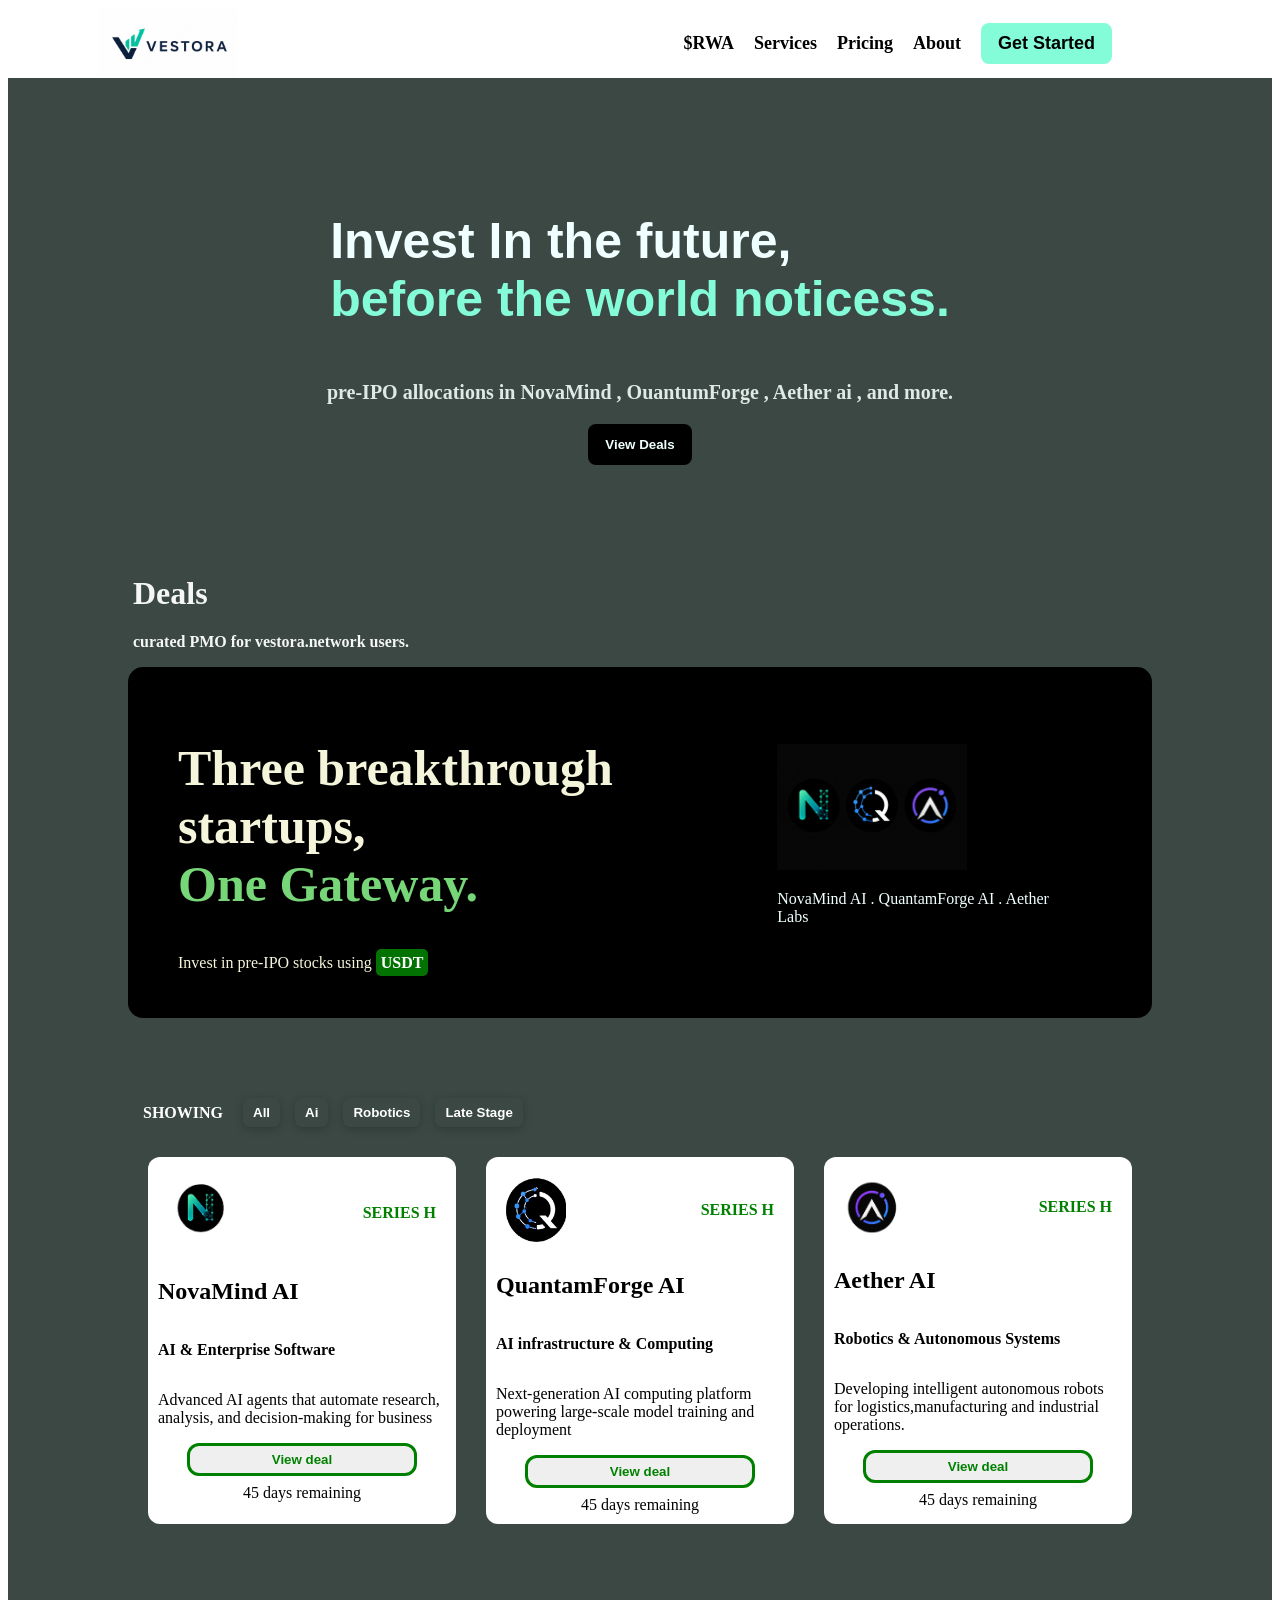
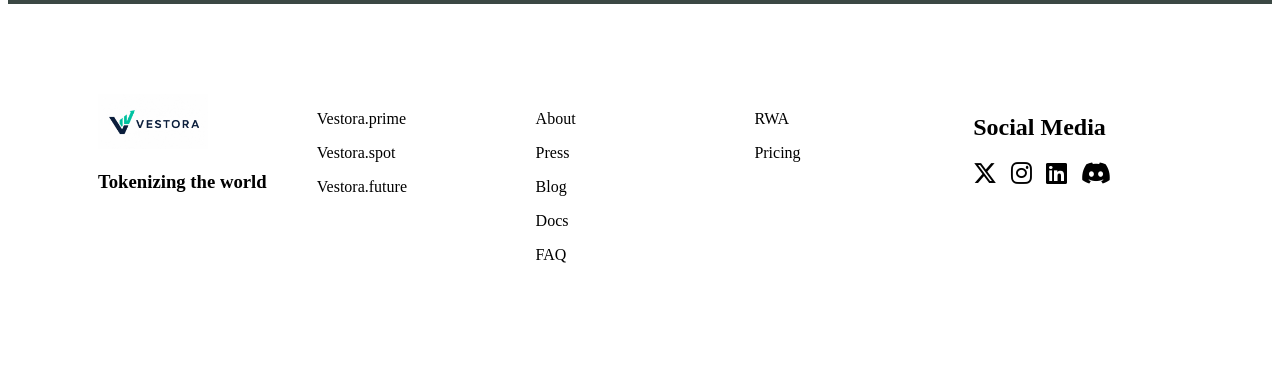
<file: index.html>
<!DOCTYPE html>
<html lang="en">
<head>
    <meta charset="UTF-8">
    <meta name="viewport" content="width=device-width, initial-scale=1.0">
    <title>Vestora.network</title>

    <link rel="stylesheet" href="https://cdnjs.cloudflare.com/ajax/libs/font-awesome/6.5.2/css/all.min.css">

    <link rel="stylesheet" href="style.css">
    <script src="app.js" defer></script>
</head>
<body>

    <!--NAVBAR-->
    <nav class="navbar">
        <div class="navLogo">
             <i class="fa-solid fa-bars"></i>
             
            <img src="images/vestoraRwa.jpeg" alt="logo">
        </div>

        <div class="navLinks">

            <a href="#">$RWA</a>
            <a href="#">Services</a>
            <a href="#">Pricing</a>
            <a href="#">About</a>

            <button id="getStarted">Get Started</button>
        </div>
    </nav>

    <!--MAIN-->

    <div class="mainPart">

       <div class="hero">

           <h1>Invest In the future,<br><span>before the world noticess.</span></h1>
           <p>pre-IPO allocations in NovaMind , OuantumForge , Aether ai , and more.</p>

           <button id="viewDeals">View Deals</button>
       </div>
       <!--deals banner and items-->
       <div class="dealsPart">

         <div class="dealsHeading">
            <h1>Deals</h1>
            <p>curated PMO for vestora.network users.</p>
         </div>

         <div class="dealsBanner"> <!--deals banner black-->

            <div class="dealsBannerHeading">
                <h2>Three breakthrough startups, <br><span class="oneGateway">One Gateway.</span></h2>

                <p>Invest in pre-IPO stocks using  <span class="usdt">USDT</span></p>
            </div>

            <div class="dealsBannerLogos">
                <img src="images/stocks.jpeg" alt="stocklogo">
                <p>NovaMind AI . QuantamForge AI . Aether Labs</p>
            </div>
         </div>

       </div>
         
       <!--Deals grid-->
       <div class="dealsGrid">
            

           <div class="dealsGrid-showing"> <!--1st part-->
              <span>SHOWING</span>

              <button class="showingCategory">All</button>
              <button  class="showingCategory">Ai</button>
              <button  class="showingCategory">Robotics</button>
              <button  class="showingCategory">Late Stage</button>
           </div>

           <div id="dealsGrid-showing-projects">

            <div class="projectCard"> <!--PROJECT 1-->

                <div class="projectCard-header">
                    <img src="images/project1.png" alt="">
                    <p>SERIES H</p>
                </div>

                <h2 class="projectName">NovaMind AI</h2>
                <P class="projectCardCategory">AI & Enterprise Software</P>
               
                <p>Advanced AI agents that automate research, analysis, and decision-making for business</p>

                <div class="projectCard-buttonAndSpan">
                          <button>View deal</button>

                          <span>45 days remaining</span>
                </div>
            </div>

            <div class="projectCard"> <!--PROJECT 2-->

                <div class="projectCard-header">
                    <img src="images/project2.jpeg" alt="">
                    <p>SERIES H</p>
                </div>

                <h2 class="projectName">QuantamForge AI</h2>
                <P class="projectCardCategory">AI infrastructure & Computing</P>
                <p>Next-generation AI computing platform powering large-scale model training and deployment</p>

                  <div class="projectCard-buttonAndSpan">
                          <button>View deal</button>

                          <span>45 days remaining</span>
                </div>

            </div>

            <div class="projectCard"> <!--PROJECT 3-->

                <div class="projectCard-header">
                    <img src="images/PRO3.png" alt="">
                    <p>SERIES H</p>
                </div>

                <h2 class="projectName">Aether AI</h2>
                <P class="projectCardCategory">Robotics & Autonomous Systems</P>
                <p>Developing intelligent autonomous robots for logistics,manufacturing and industrial operations.</p>

                  <div class="projectCard-buttonAndSpan">
                          <button>View deal</button>

                          <span>45 days remaining</span>
                </div>
            </div>      
  
       </div>
    </div>

    <div class="footer">

        <div class="footerParts">
            <img src="images/vestoraRwa.jpeg" alt="">
            <h3>Tokenizing the world<h3>
        </div>
       
       <div class="footerParts">
          <p>Vestora.prime</p>
          <p>Vestora.spot</p>
          <p>Vestora.future</p>
       </div>

       <div class="footerParts">
           <p>About</p>
           <p>Press</p>
           <p>Blog</p>
           <p>Docs</p>
           <p>FAQ</p>
       </div>

       <div class="footerParts">
          <p>RWA</p>
          <P>Pricing</P>
       </div>

       <div class="footerParts">
           <h2>Social Media</h2>
          <i class="fa-brands fa-x-twitter"></i>
          <i class="fa-brands fa-instagram"></i>
          <i class="fa-brands fa-linkedin"></i>
          <i class="fa-brands fa-discord"></i>
       </div>
    </div>

</body>
</html>
</file>
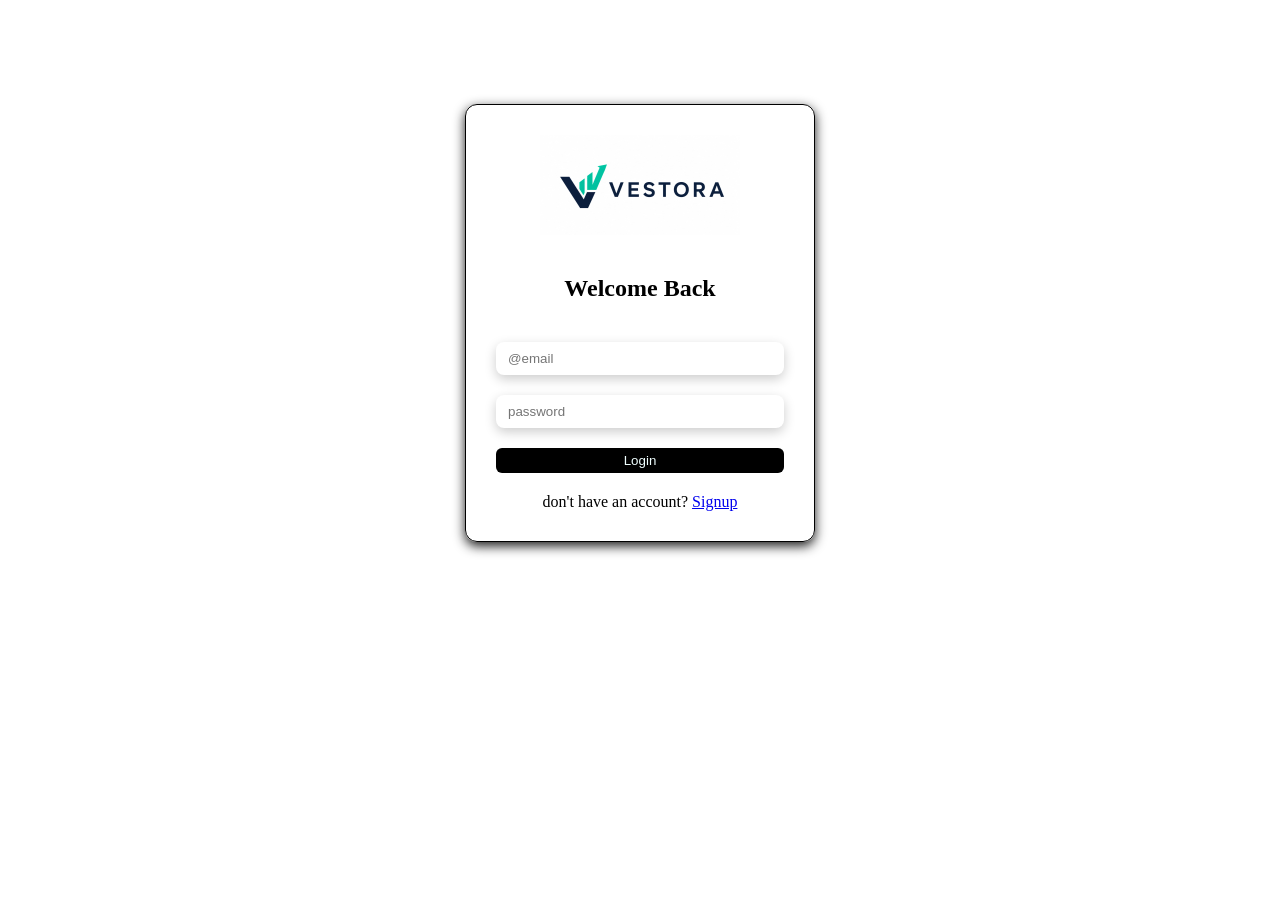
<file: login.html>
<!DOCTYPE html>
<html lang="en">
<head>
    <meta charset="UTF-8">
    <meta name="viewport" content="width=device-width, initial-scale=1.0">
    <title>vestora.login</title>
    <link rel="stylesheet" href="login.css">
</head>
<body>
    <div class="mainBox">
        <div class="loginBox">
             <img src="images/vestoraRwa.jpeg" alt="logo">
             <h2>Welcome Back</h2>

             <input type="email" placeholder="@email">
             <input type="password" placeholder="password">

             <button>Login</button>

             <span>don't have an account? <a href="#">Signup</a></span>
        </div>
    </div>
</body>
</html>
</file>
<file: style.css>
*{
    box-sizing: border-box;
}

.navbar{
    display: flex;
    align-items: center;
    justify-content: space-between;

    background-color: white;

    position: sticky;
    top: 0;
}

.navLogo{
    display: flex;
    align-items: center;
    justify-content: center;
    
    margin-left: 90px;
}

.fa-bars{
    display: none;
}

.navLogo img{
    width: 140px;
}

.navLinks{
    display: flex;
    align-items: center;
    justify-content: center;
    gap: 20px;

    margin-right: 160px;
}

.navLinks a {
    text-decoration: none;
    color: black;
    font-weight: 900;
    font-size: 18px;
}

/* button */
#getStarted{
    background-color: rgb(133, 252, 216);
    color: black;
    font-weight: bold;
    font-size: 18px;

    padding: 10px 17px;

    border-radius: 8px;
    border: none;
    
    transition: all 0.15s ease;
    cursor: pointer;
}

#getStarted:hover{
    background-color: black;
    color: white;

    transform:scale(0.97);
}

/*Main Part*/

.mainPart{
    background-color: rgb(59, 72, 68) ;

    width: 100%;

    display: flex;
    justify-content: center;
    flex-direction: column;
}

/* Hero */
.hero{
    margin-top: 90px;
    padding: 10px;

    display: flex;
    align-items: center;
    justify-content: center;
    flex-direction: column;
}

.hero h1{
    color: azure;
    font-size: 50px;
    font-family: Verdana, Geneva, Tahoma, sans-serif;
}
.hero h1 span{
    color:  rgb(133, 252, 216);
}

.hero p{
    font-weight: 900;
    font-size: 20px;
    color: rgb(223, 234, 231);
}

/*BUTTON */
#viewDeals{
    background-color: black;
    color: azure;
    font-weight: bold;

     padding: 13px 17px;

    border-radius: 8px;
    border: none;
}

/*Deals section */

.dealsHeading{
    margin-top: 100px;
    margin-left: 125px;

    color: rgb(245, 247, 246);
    font-weight: bold;
}


/* dealbanner */

.dealsBanner{
    background-color: black;
    padding: 30px;
    margin:10px 120px;

    border-radius: 15px;

    display: flex;
    align-items: center;
    justify-content: space-between;

    color: beige;
}

.dealsBannerHeading{
    margin-left: 20px;
}

.dealsBannerHeading h2{
font-size: 50px;
}

/*SPAN*/
.oneGateway{
    color: rgb(119, 214, 119);
}
.usdt{
    background-color: rgb(2, 114, 2);
    color: white;
    font-weight: 700;


    padding: 5px;
    border-radius: 5px;
}

.dealsBannerLogos{
    border-radius: 8px;

    padding: 10px;
    margin-right: 50px;

    color: azure;
}

.dealsBannerLogos img{
    width: 190px;
}

/* DEALS GRID PART */

.dealsGrid{
    margin:60px 120px;
}

.dealsGrid-showing{
  padding: 10px;
  display: flex;
  justify-content: start;
  align-items: center;

  gap: 15px;
}

.dealsGrid-showing span{
    border-radius: 7px;
    padding: 4px 5px;

    border: none;

    background-color: rgb(59, 72, 68);
    color: white;
    font-weight: bold;
}


.dealsGrid-showing button{
    border-radius: 7px;
    padding: 7px 10px;

    border: none;
    box-shadow: 0px 2px 10px rgba(0, 0, 0, 0.2);

    background-color: rgb(59, 72, 68);
    color: white;
    font-weight: bold;
}

#dealsGrid-showing-projects{
    display: grid;
    grid-template-columns: repeat(3, 1fr);
    gap: 30px;

    padding: 20px;
}

/*Project card styling */
.projectCard{
 background-color: white;
 border-radius: 12px;

 display: flex;
 align-items: start;
 justify-content: start;
 flex-direction: column;
 padding: 10px;
}

.projectCard-header{
    display: flex;
    justify-content: space-between;
    align-items: center;

    padding: 10px;
    width: 100%;
}


.projectCard-header img{
    width: 60px;
}

.projectCard-header p{
    color: green;
    font-weight: bold;
}

.projectName{
    font-weight: 900;
}

.projectCardCategory{
font-weight: bold;
}
.projectCard-buttonAndSpan{
    display: flex;
    flex-direction: column;
    align-items: center;

    width: 100%;
    gap: 8px;
}

.projectCard-buttonAndSpan button{
  border: 3px solid green;
  border-radius: 12px;
  width: 80%;

  padding: 6px;

  font-weight: 900;
  color: green;

  transition: all 0.3s ease;
  cursor: pointer;
}

.projectCard-buttonAndSpan button:hover{
    background-color: green;
    color: azure;

    transform: scale(0.97s);
}

/*Footer */

.footer{
    background-color: white;
    display: grid;
    grid-template-columns: repeat(5, 1fr);
    padding: 90px;
    gap: 10px;
}


.footerParts i{
    gap: 10px;
}
.footer img{
    width: 110px;
}

.fa-brands{
    font-size: 24px;
    margin-right: 10px;
    cursor: pointer;
}


/* moblie */

@media(max-width:768px){
    .navLogo{
        margin: 5px;
    }
    .navLinks{
        display: none;
    }
   .fa-bars{
    display: block;
    font-size: 24px;
    cursor: pointer;
   }
  .hero{
    margin-top: 10px;
    padding: 15px;
  }
  .hero h1{
    font-size: 2rem;
  }
  .hero p{
    font-size: 1 rem;
  }

  .dealsHeading{
    margin: 10px;
  }

  .dealsBanner{
    margin: 10px;
    background-color: black;
    padding: 10px;
   gap: 20px;
  }
  .dealsBannerHeading{
    margin: 1px;
  }
  .dealsBannerHeading h2{
    font-size: 15px;
  }
  .dealsBannerHeading p{
    font-size: 13px;
  }
  .usdt{
    font-size: 8px;
  }
  .dealsBannerLogos img{
    width: 80px;
  }
  .dealsBannerLogos{
    margin: 0;
    font-size: 8px;
  }

  .dealsGrid{
    margin: 0px;
  }

  #dealsGrid-showing-projects{
    grid-template-columns: 1fr;
  }

  /*footer*/
  .footer{
    grid-template-columns: 2fr;
    width: 100%;
  }
}
</file>
<file: login.css>
*{
    box-sizing: border-box;
}

.mainBox{
display: flex;
align-items: center;
justify-content: center;

height: 70vh;

}

img{
    width: 200px;
}

.loginBox{
    display: flex;
    align-items: center;
    justify-content: center;
    flex-direction: column;
    gap: 20px;

    border: 1px solid black;
    border-radius: 12px;
    box-shadow: 0px 4px 12px rgba(0, 0, 0, 0.9);

   padding: 30px;

    width: 350px;
}

.loginBox button{
    padding: 5px 20px;

    border-radius: 6px;
    border: none;

    background-color: black;
    color: azure;

    font-weight: 500;

    width: 100%;
}

.loginBox input{
    width: 100%;

    padding: 9px 12px;
    border-radius: 8px;
    border: none;
    box-shadow: 0px 4px 12px rgba(0, 0, 0, 0.2);
}
</file>
